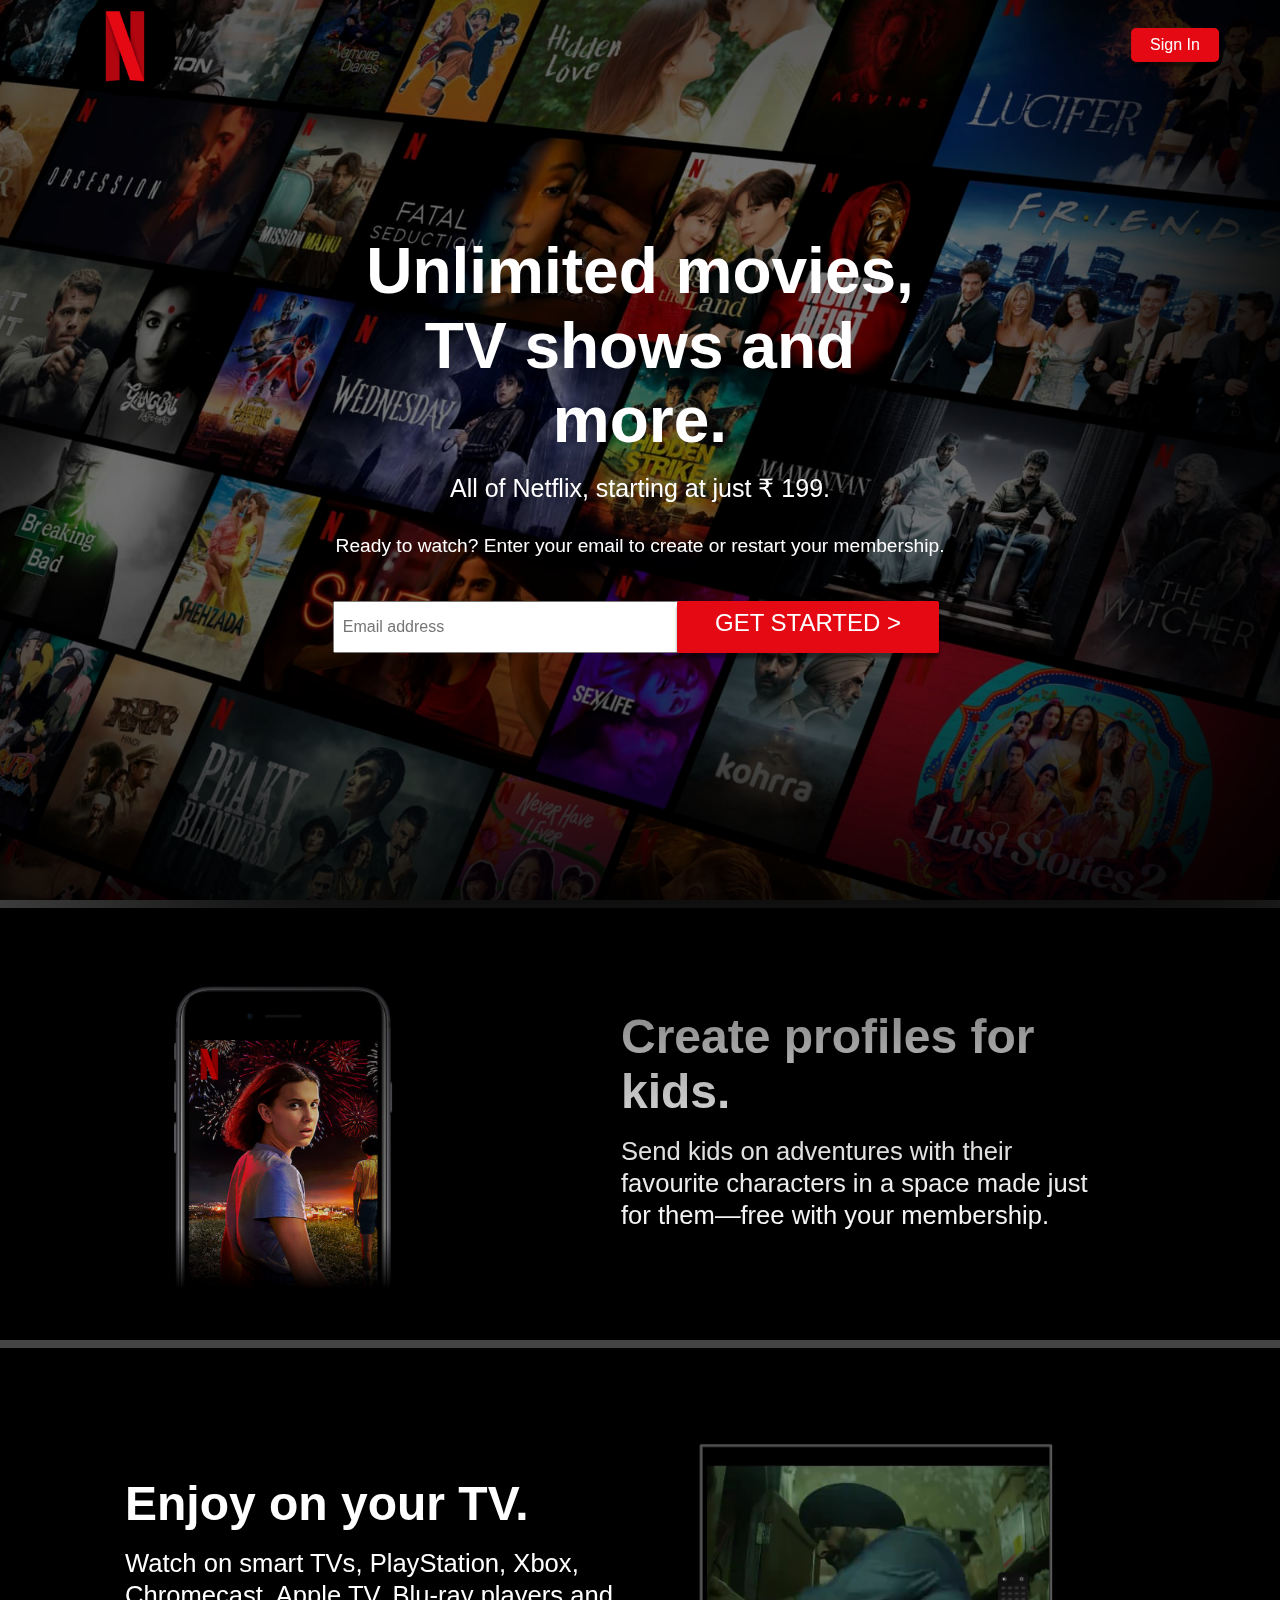
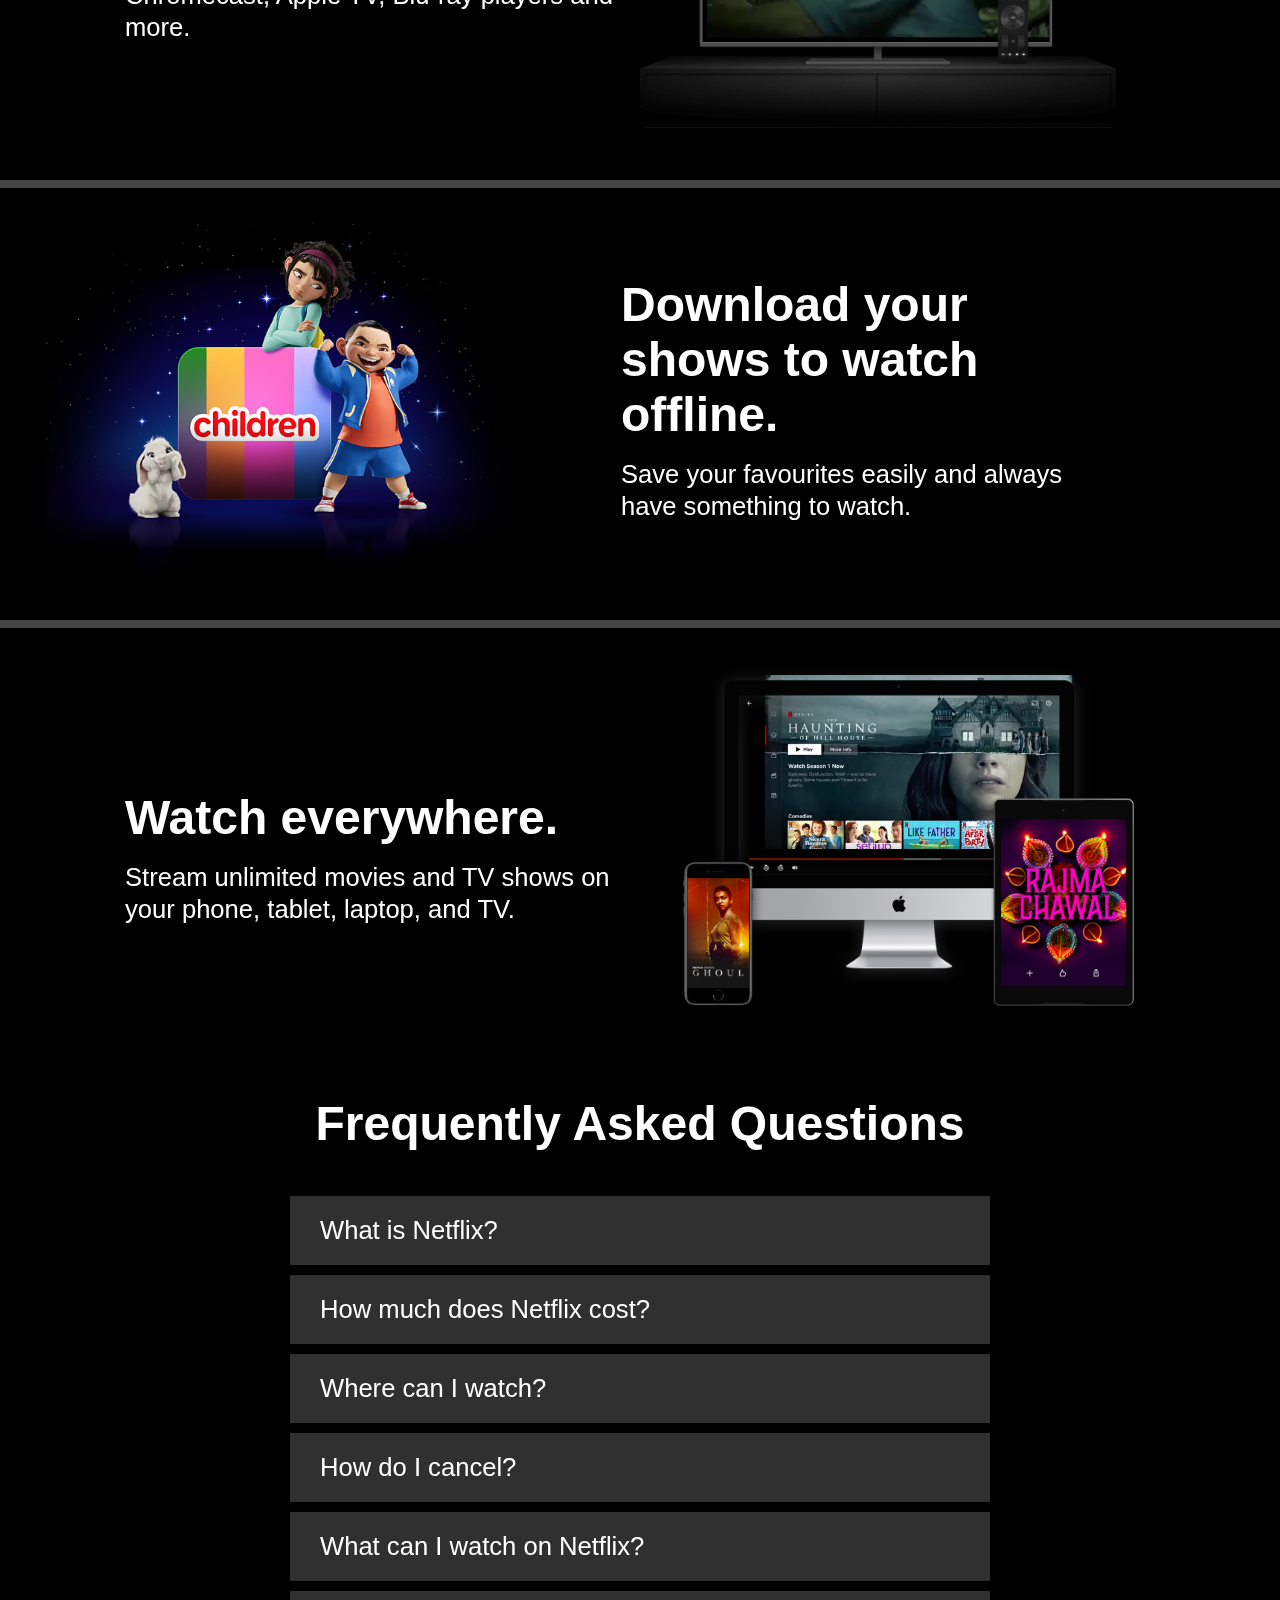
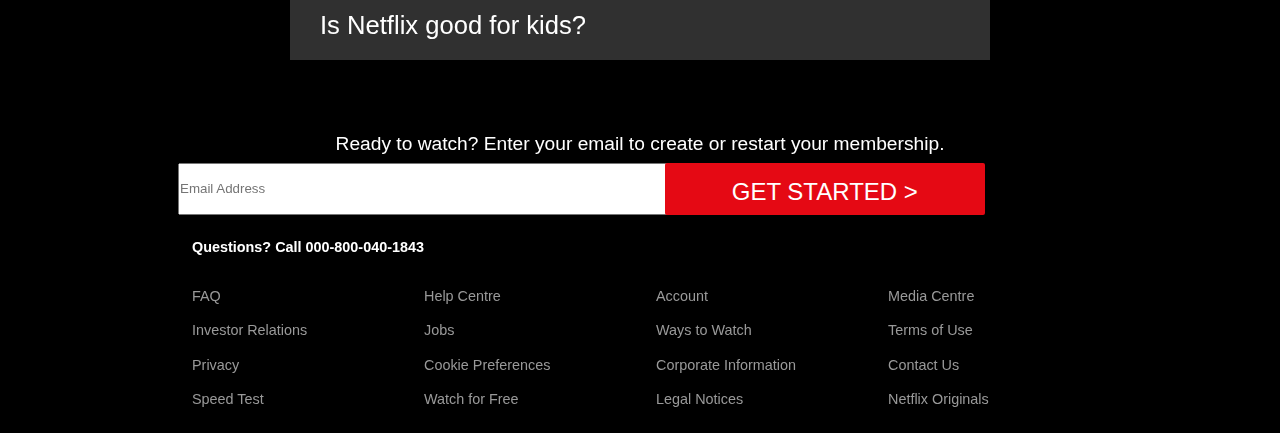
<file: Netflix/index.html>
<!DOCTYPE html>
<html lang="en">
<head>
    <meta charset="UTF-8">
    <meta name="viewport" content="width=device-width, initial-scale=1.0">
    <link rel="stylesheet" href="style.css">
    <title>Netflix</title>
</head>
<body>
    <header class="showcase">
        <div class="showcase-top">
            <img src="netflix-logo-png-2616.png" alt="Netflix Logo">
            <a href="#" class="btn btn-rounded">Sign In</a>
        </div>
        <div class="showcase-content">
            <h1>Unlimited movies, TV shows and more.</h1>
            <h3>All of Netflix, starting at just ₹ 199.</h3>
            <p>Ready to watch? Enter your email to create or restart your membership.</p>
            <input type="email" name="email" id="mail" placeholder="Email address">
            <a href="#" class="btn btn-lg">GET STARTED ></a>
        </div>
    </header>

    <section class="style-cards">
        <div class="card-0">
            <img src="1.1.jpg" alt="Netflix Mobile">
            <div class="desc-0">
                <h1>Create profiles for kids.</h1>
                <h3>Send kids on adventures with their favourite characters in a space made just for them—free with your membership.</h3>
            </div>
        </div>
        <div class="card-1">
            <div class="desc-1">
                <h1>Enjoy on your TV.</h1>
                <h3>Watch on smart TVs, PlayStation, Xbox, Chromecast, Apple TV, Blu-ray players and more.</h3>
            </div>
            <img src="tv.png" alt="Netflix TV">
            <video class="video-1" autoplay="" playsinline="" muted="" loop=""><source src="1.m4v" type="video/mp4"></video>
        </div>
        <div class="card-2">
            <img src="1.3.png" alt="Netflix Mobile">
            <div class="desc-2">
                <h1>Download your shows to watch offline.</h1>
                <h3>Save your favourites easily and always have something to watch.</h3>
            </div>
        </div>
        <div class="card-3">
            <div class="desc-3">
                <h1>Watch everywhere.</h1>
                <h3>Stream unlimited movies and TV shows on your phone, tablet, laptop, and TV.</h3>
            </div>
            <img src="1.4.png" alt="Device-Pile-In">
            <video class="video-2" autoplay="" playsinline="" muted="" loop=""><source src="2.m4v" type="video/mp4"></video>
        </div>
    </section>

    <section class="lastsec">
        <div class="faq">
            <h1>Frequently Asked Questions</h1>
            <ul class="questions">
                <li>What is Netflix?</li>
                <li>How much does Netflix cost?</li>
                <li>Where can I watch?</li>
                <li>How do I cancel?</li>
                <li>What can I watch on Netflix?</li>
                <li>Is Netflix good for kids?</li>
            </ul>
            <p>Ready to watch? Enter your email to create or restart your membership.</p>
            <div class="input">
                <input type="email" name="email" placeholder="Email Address">
                <a href="#" class="btn-rounded"><button>GET STARTED ></button></a>
            </div>
        </div>
    </section>


    <footer class="footer">
        <p>Questions? Call 000-800-040-1843</p>
        <div class="footer-cols">
            <ul>
                <li><a href="#">FAQ</a></li>
                <li><a href="#">Investor Relations</a></li>
                <li><a href="#">Privacy</a></li>
                <li><a href="#">Speed Test</a></li>
            </ul>
            <ul>
                <li><a href="#">Help Centre</a></li>
                <li><a href="#">Jobs</a></li>
                <li><a href="#">Cookie Preferences</a></li>
                <li><a href="#">Watch for Free</a></li>
            </ul>
            <ul>
                <li><a href="#">Account</a></li>
                <li><a href="#">Ways to Watch</a></li>
                <li><a href="#">Corporate Information</a></li>
                <li><a href="#">Legal Notices</a></li>
            </ul>
            <ul>
                <li><a href="#">Media Centre</a></li>
                <li><a href="#">Terms of Use</a></li>
                <li><a href="#">Contact Us</a></li>
                <li><a href="#">Netflix Originals</a></li>
            </ul>
        </div>
    </footer>
</body>
</html>
</file>
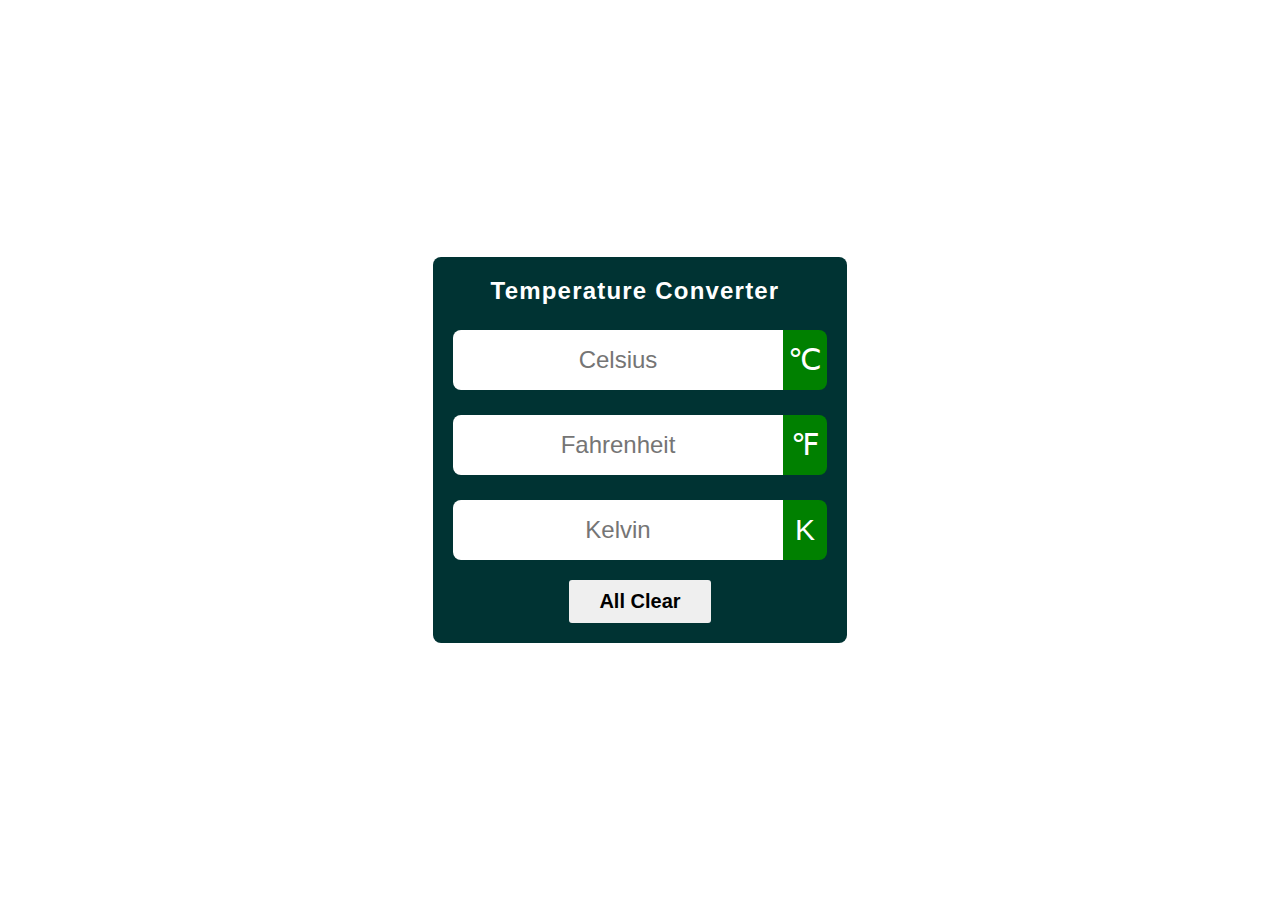
<file: Temperature App/index.html>
<!DOCTYPE html>
<html lang="en">
<head>
    <meta charset="UTF-8">
    <meta name="viewport" content="width=device-width, initial-scale=1.0">

    <link rel="stylesheet" href="https://cdnjs.cloudflare.com/ajax/libs/font-awesome/6.2.0/css/all.min.css" 
    integrity="sha512-xh6O/CkQoPOWDdYTDqeRdPCVd1SpvCA9XXcUnZS2FmJNp1coAFzvtCN9BmamE+4aHK8yyUHUSCcJHgXloTyT2A==" 
    crossorigin="anonymous" referrerpolicy="no-referrer" />

    <title>Temperature Converter</title>
    <link rel="stylesheet" href="style.css">

</head>
<body>
    
    <div class="container">

        <div class="title">
            <h1>Temperature Converter</h1>
            <span class="Temperature-icon"><i class="fa-solid fa-temperature-three-quarters"></i></span>
        </div>

        <div id="celsius">
            <input type="number" name="" placeholder="Celsius">
            <span class="icon">&#8451</span>
        </div>
        <div id="fahrenheit">
            <input type="number" name="" placeholder="Fahrenheit">
            <span class="icon">&#8457</span>
        </div>
        <div id="kelvin">
            <input type="number" name="" placeholder="Kelvin">
            <span class="icon">&#8490</span>
        </div>

        <div class="button">
            <button>All Clear</button>

        </div>
        </div>

        <script src="script.js"></script>
</body>
</html>
</file>
<file: Netflix/style.css>
:root{
    --primary-color: #e50914;
    --dark-color: #141414;
    --light-color: #f4f4f4;
}

*{
    margin: 0;
    padding: 0;
}

body{
    font-family: Arial, Helvetica, sans-serif;
    background: #000000;
    color: #999999;
}

ul{
    list-style: none;
}

h1,h2,h3,h4{
    color: #ffffff;
}

h3{
    font-weight: lighter;
}

a{
    color: #ffffff;
    text-decoration: none;
}

p{
    margin: 0.5rem 0;
    font-weight: bold;
    color: #ffffff;
}

img{
    width: 100%;
}

.showcase{
    width: 100%;
    height: 100vh;
    position: relative;
    background: url("1.2.jpg") no-repeat center center/cover;
}

.showcase::after{
    content: "";
    position: absolute;
    top: 0;
    left: 0;
    width: 100%;
    height: 100%;
    z-index: 1;
    background: rgba(0, 0, 0, 0.4);
    box-shadow: 120px 100px 250px #000000 , inset -120px -100px 250px #000000;
}

.showcase-top{
    position: relative;
    z-index: 2;
    height: 90px;
}

.showcase-top img{
    width: 140px;
    position: absolute;
    top: 50%;
    left: 0;
    transform: translate(40% , -50%);
}

.showcase-top a{
    position: absolute;
    top: 50%;
    right: 0;
    transform: translate(-60% , -50%);
}

.showcase-content{
    position: relative;
    margin: 0 26%;
    z-index: 2;
    display: flex;
    flex-direction: column;
    justify-content: center;
    text-align: center;
    align-items: center;
    margin-top: 9rem;
}

.showcase-content h1{
    font-weight: 700;
    font-size: 64px;
    margin: 0 30px;
    max-width: 800px;
    line-height: 74.5px;
}

.showcase-content h3{
    color: white;
    font-size: 25px;
    margin: 16px 0;
}

.showcase-content p{
    font-size: 19.2px;
    font-weight: 300;
    padding-top: 0.5rem;
    padding-bottom: 1rem;
}

.showcase-content input{
    position: absolute;
    left: 0;
    bottom: -8vh;
    width: 454px;
    height: 3rem;
    font-size: 1rem;
    padding-left: 0.5rem;
}

.btn{
    display: inline-block;
    background: var(--primary-color);
    color: white;
    padding: 0.5rem 1.2rem;
    font-size: 1rem;
    text-align: center;
    border: none;
    cursor: pointer;
    border-radius: 2px;
    margin-right: 0.5rem;
    outline: none;
    box-shadow: 0 5px 3px rgba(0, 0, 0, 0.45);
}

.btn:hover{
    opacity: 0.9;
}

.btn-rounded{
    border-radius: 5px;
}

.showcase-content .btn-lg{
    position: absolute;
    right: 0;
    bottom: -8vh;
    padding: 0.5rem 1.2rem;
    font-size: 1.5rem;
    text-transform: uppercase;
    height: 36px;
    width: 14rem;
}

.card-0 , 
.card-1,
.card-2,
.card-3{
    border-top: 8px rgb(69, 69, 69) solid;
    padding: 50px;
}

.card-0{
    position: relative;
    display: inline-grid;
    grid-template-columns: 40% 50%;
    text-align: left;
    align-items: center;
    padding: 25px 45px 50px;
}

.desc-0{
    padding-left: 100px;
}

.card-1{
    position: relative;
    display: inline-grid;
    grid-template-columns: 50% 40%;
    text-align: left;
    align-items: center;
    padding: 25px 45px 50px;
}

.desc-1{
    padding-left: 80px;
}

.style-cards h1{
    font-size: 3rem;
    padding: 1rem;
    padding-left: 0;
}

.style-cards h3{
    font-size: 1.6rem;
    line-height: 2rem;
}

.card-1 video{
    position: relative;
    width: 100%;
    height: 54%;
    grid-column: 2/2;
    grid-row: 1/2;
    z-index: -1;
}

.card-1 img{
    grid-column: 2/2;
    grid-row: 1/2;
}

.card-2{
    position: relative;
    display: inline-grid;
    grid-template-columns: 40% 50%;
    text-align: left;
    align-items: center;
    padding: 25px 45px 50px;
}

.desc-2{
    padding-left: 100px;
}

.card-3{
    position: relative;
    display: inline-grid;
    grid-template-columns: 50% 40%;
    text-align: left;
    align-items: center;
    padding: 25px 45px 50px;
}

.desc-3{
    padding-left: 80px;
    padding-right: 20px;
}

.card-3 img{
    width: 110%;
    grid-column: 2/2;
    grid-row: 1/2;
}

.card-3 video{
    position: relative;
    top: -87px;
    left: 125px;
    width: 65%;
    height: 78%;
    grid-column: 2/2;
    grid-row: 1/2;
    z-index: -1;
}

.faq{
    text-align: center;
}

.faq h1{
    padding-bottom: 40px;
    font-size: 3rem;
}


.questions{
    display: flex;
    flex-direction: column;
    flex-basis: 40%;
    align-items: center;
}

.questions li{
    padding: 20px 30px;
    margin: 5px;
    font-size: 1.6rem;
    background-color: #303030;
    color: white;
    text-align: left;
    width: 50%;
}

.faq p{
    padding-top: 60px;
    font-size: 1.2rem;
    font-weight: 200;
}

.input{
    display: inline-grid;
    align-items: center;
    grid-template-columns: 50% 40%;
}

.input input{
    width: 600px;
    height: 3rem;
}

.input button{
    height: 3.25rem;
    width: 320px;
    left: 20px;
    text-align: center;
    background-color: var(--primary-color);
    font-size: 1.5rem;
    padding: 15px 32px;
    border: none;
    border-radius: 2px;
    color: white;
}

.footer{
    max-width: 70%;
    margin: 1rem auto;
    overflow: auto;
}

.footer ,
.footer a{
    color: #999999;
    font-size: 0.9rem;
}

.footer p{
    margin-bottom: 1.5rem;
}

.footer .footer-cols{
    display: grid;
    grid-template-columns: repeat(4 , 1fr);
    grid-gap: 2rem;
}

.footer li{
    line-height: 2.4;
}
</file>
<file: Temperature App/style.css>
*{
    margin: 0;
    padding: 0;
    box-sizing: border-box;
}

body{
    display: flex;
    justify-content: center;
    align-items: center;
    min-height: 100vh;
}

.container{
    max-width: 450px;
    background: #003333;
    border-radius: 8px;
    box-shadow: 0px 0px 15px 4px rgba(0,0,0,0,4);
    font-family: sans-serif;
    padding: 20px ;
}

.title{
    display: flex;
    justify-content: center;
    align-items: center;
    flex-wrap: wrap-reverse;
    gap: 10px;
}

.Temperature-icon{
    font-size: 40px;
    color: #fff;

}

h1{
    color: #fff;
    letter-spacing: 1.2px;
    font-size: 24px;

}

#celsius, #fahrenheit, #kelvin{
    display: flex;
    justify-content: center;
    align-items: center;
    margin-top: 25px;

}

input{
    flex: 5;
    height: 60px;
    font-size: 24px;
    font-weight: 500;
    text-align: center;
    border: none;
    outline: none;
    border-radius: 8px 0 0 8px;
    padding: 0 10px;
}

/* for chrome, safari, Edge, Opera */
input::-webkit-outer-spin-button,
input::-webkit-inner-spin-button{
    -webkit-appearance: none;
}

.icon{
    flex: 1;
    height: 60px;
    line-height: 60px;
    padding: 0 5px;
    text-align: center;
    font-size: 30px;
    background: green;
    color: #fff;
    border-radius: 0 8px 8px 0 ;

}

.button{
    margin-top: 20px;
    text-align: center;

}

.button button{
    border: none;
    outline: none;
    padding: 10px 30px;
    font-size: 20px;
    font-weight: 600;
    border-radius: 3px;
    cursor: pointer;
    transition: 0.3s;

}

.button button:hover{
    background: #000;
    color: #fff;
}
</file>
